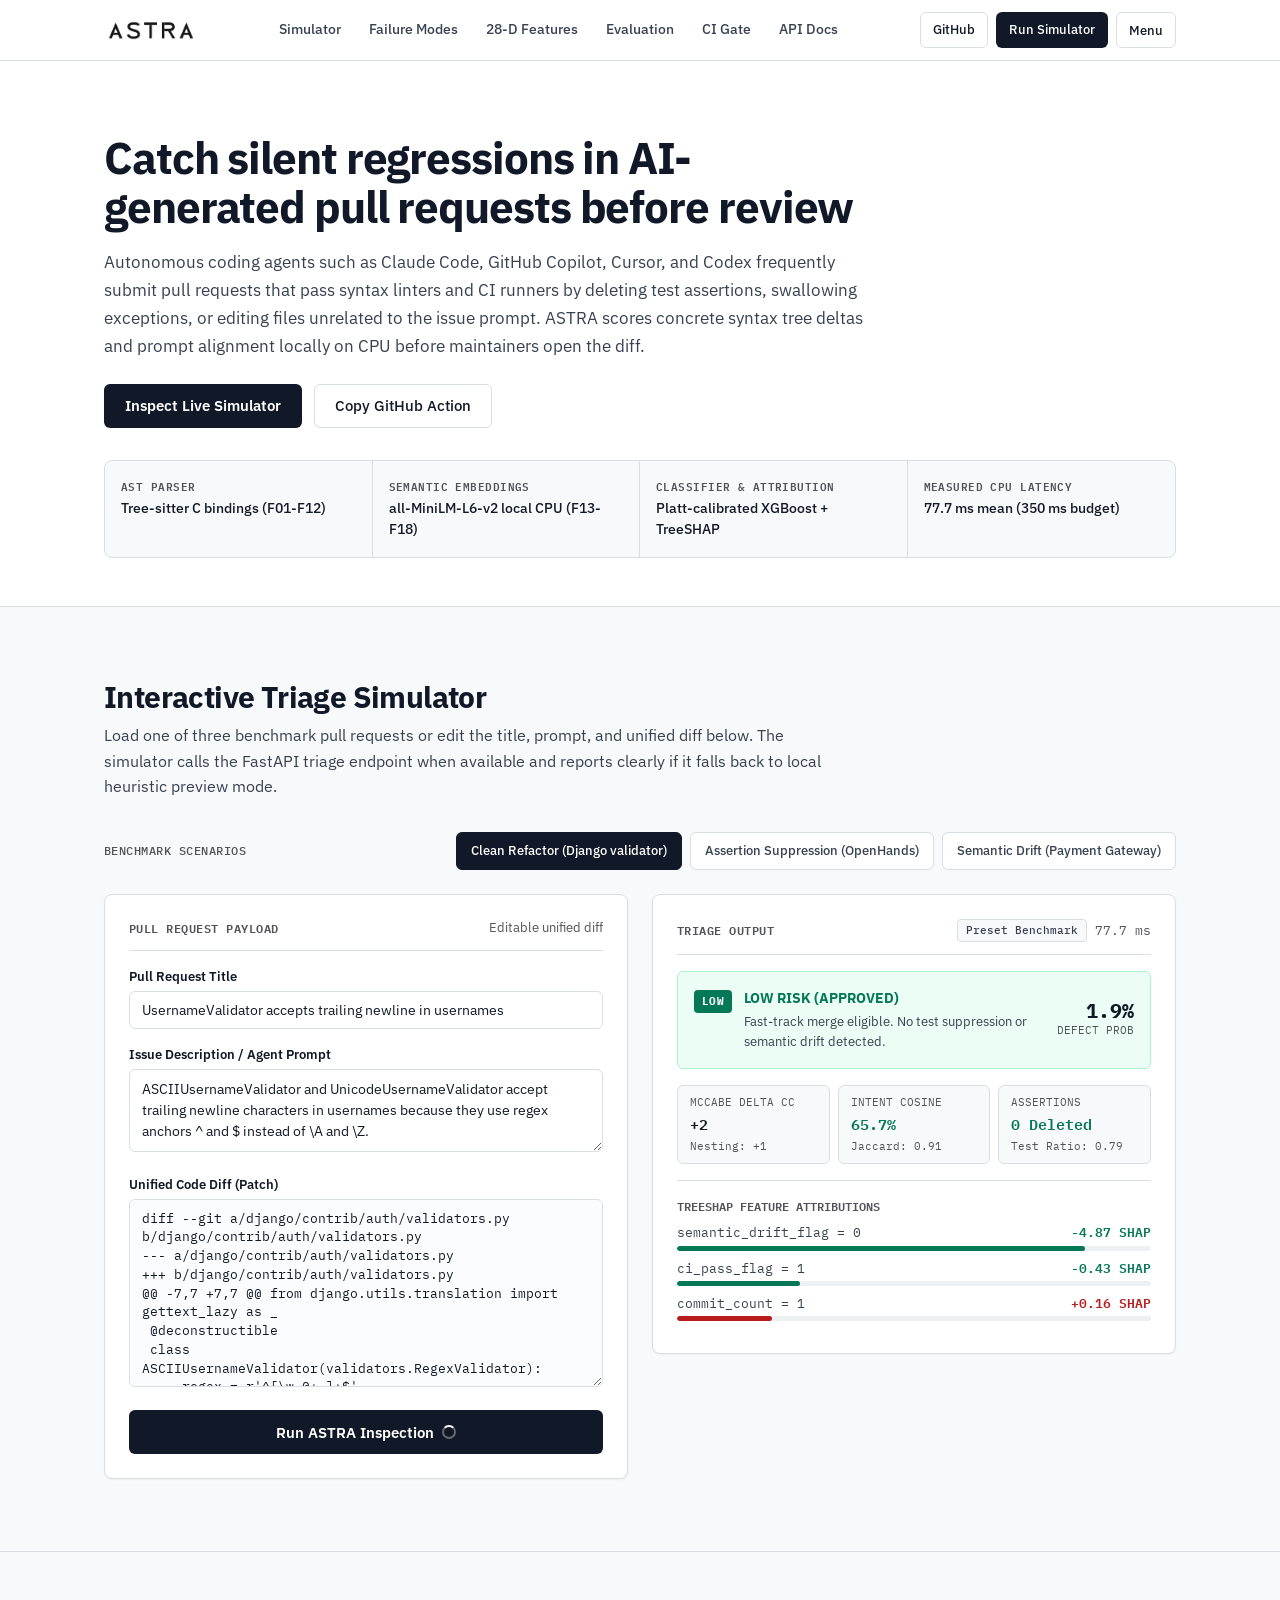
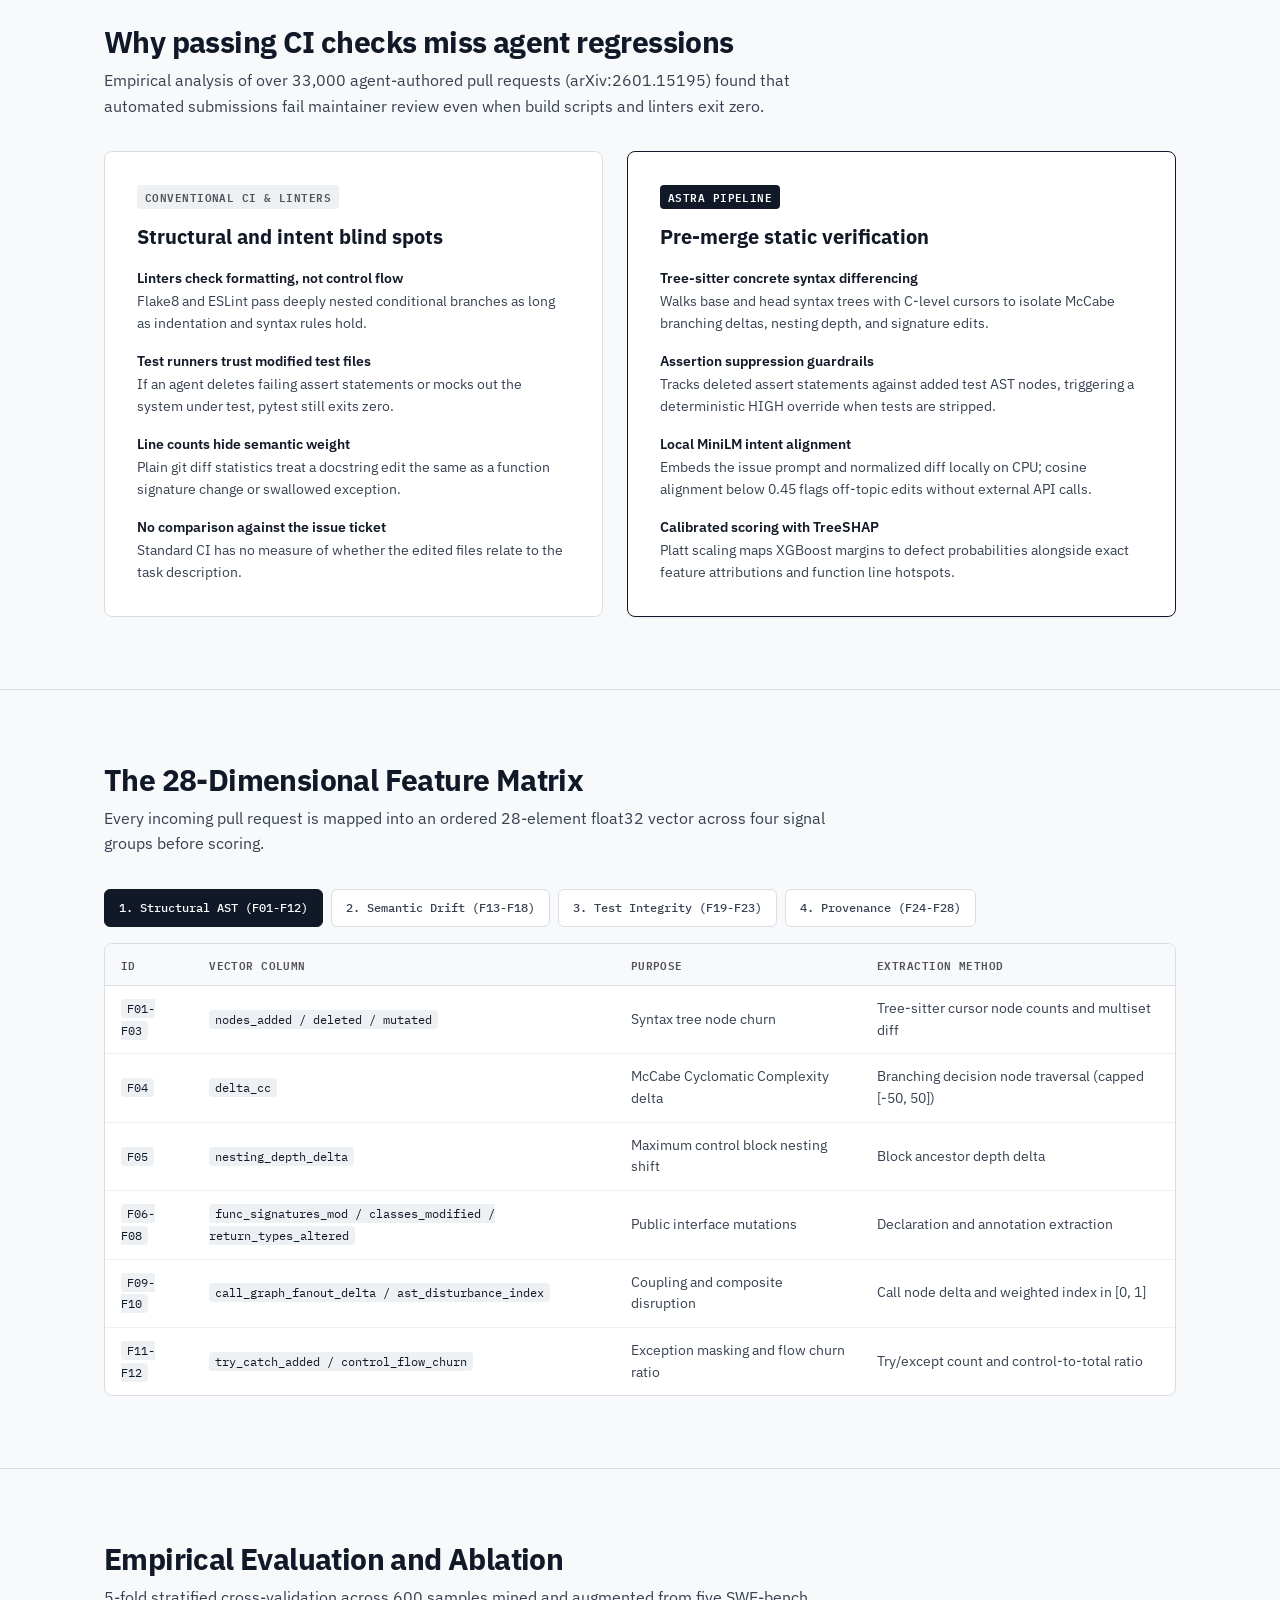
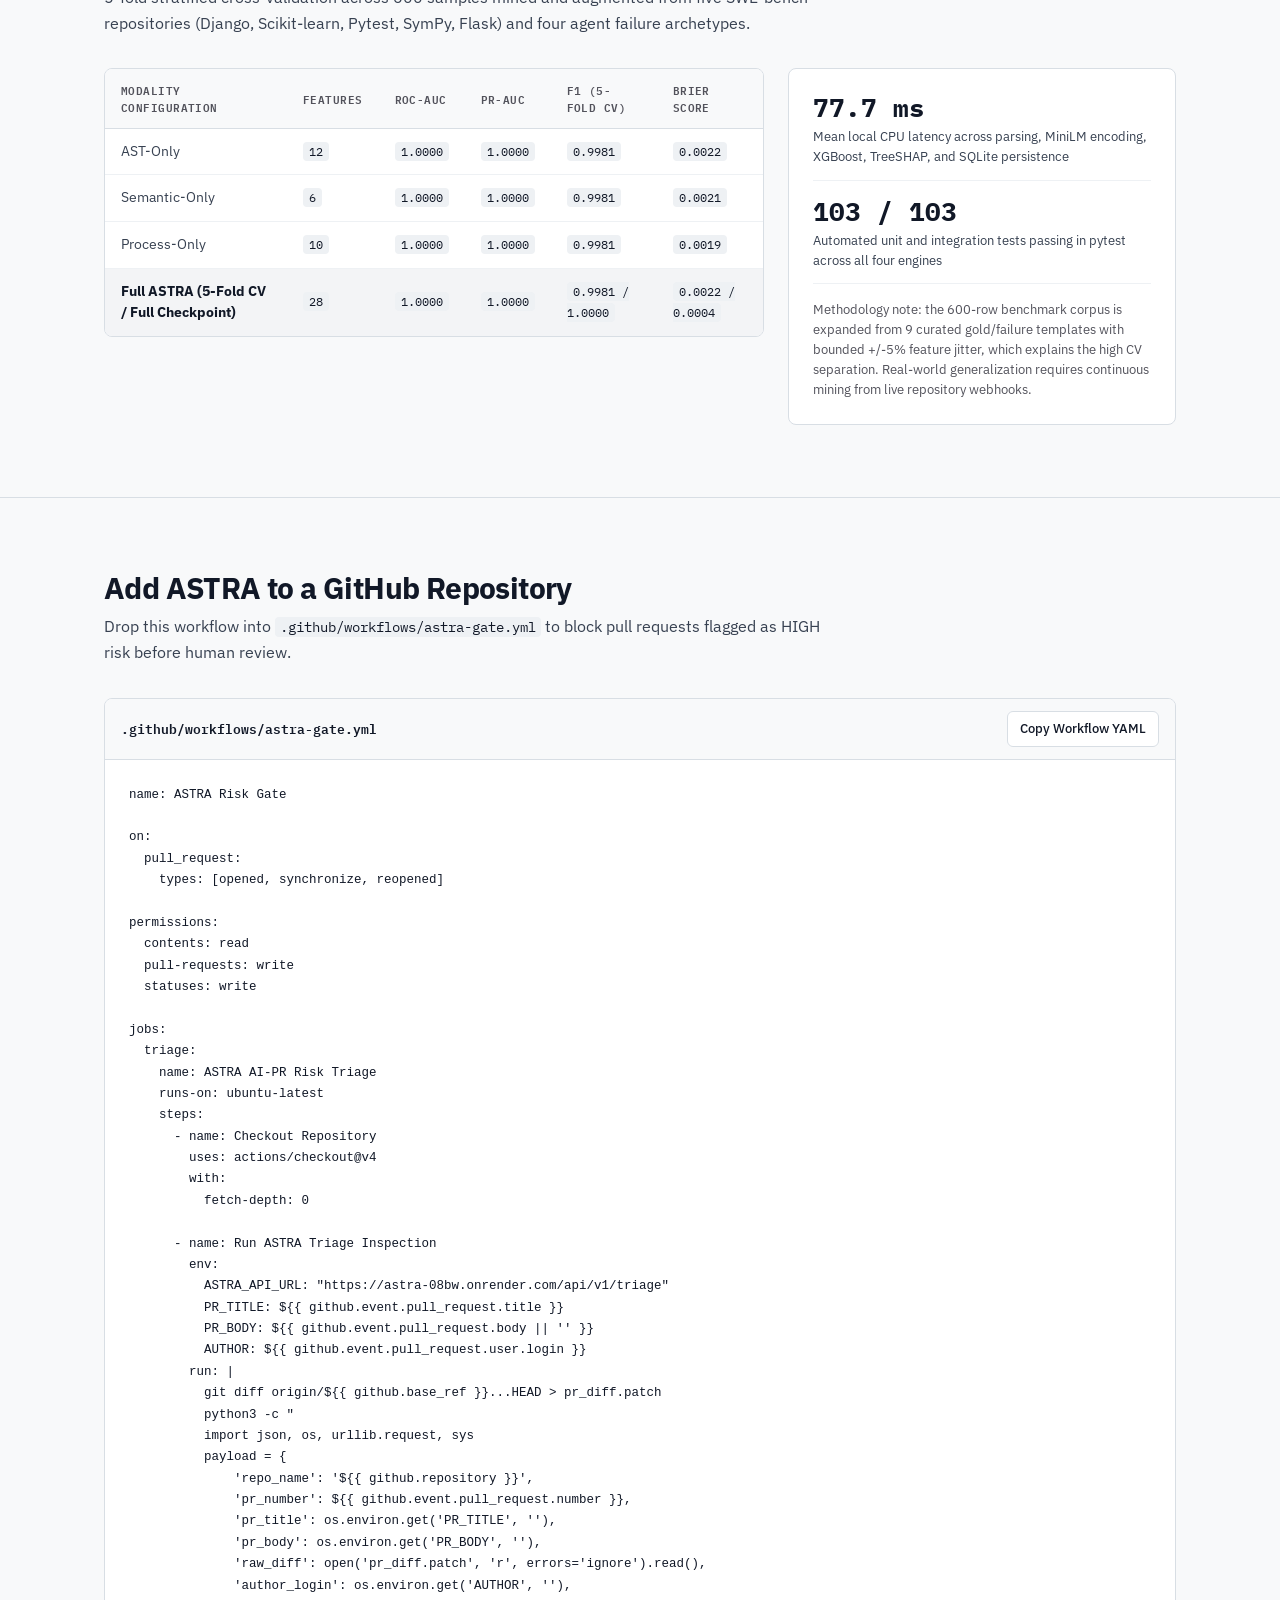
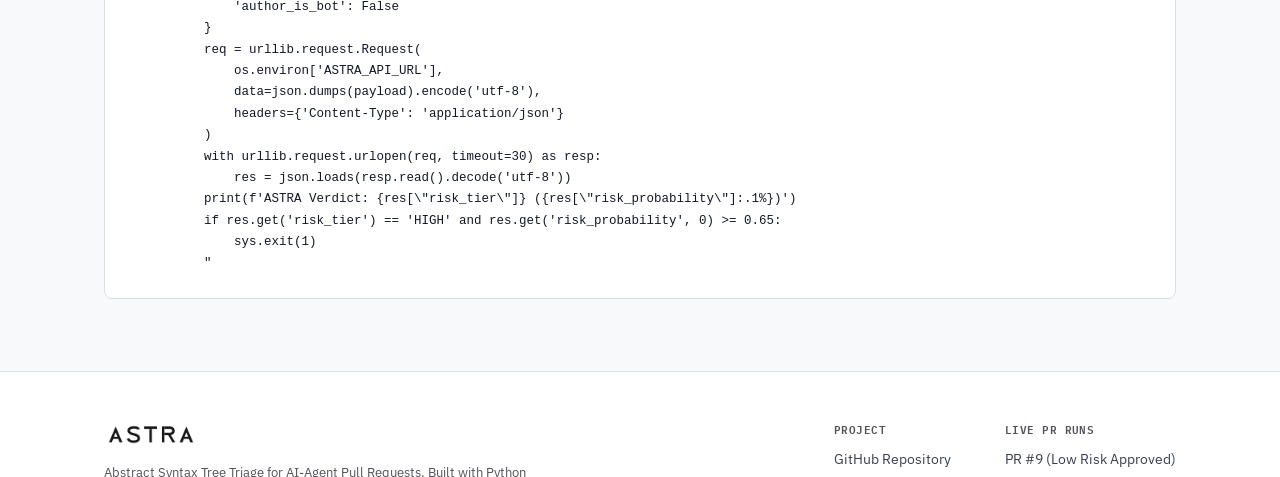
<file: index.html>
<!DOCTYPE html>
<html lang="en">
<head>
  <meta charset="UTF-8">
  <meta http-equiv="refresh" content="0; url=/landing_page/">
  <script>window.location.replace("/landing_page/");</script>
  <title>Redirecting to ASTRA...</title>
</head>
<body>
  <p>Redirecting to <a href="/landing_page/">ASTRA Landing Page</a>...</p>
</body>
</html>
</file>
